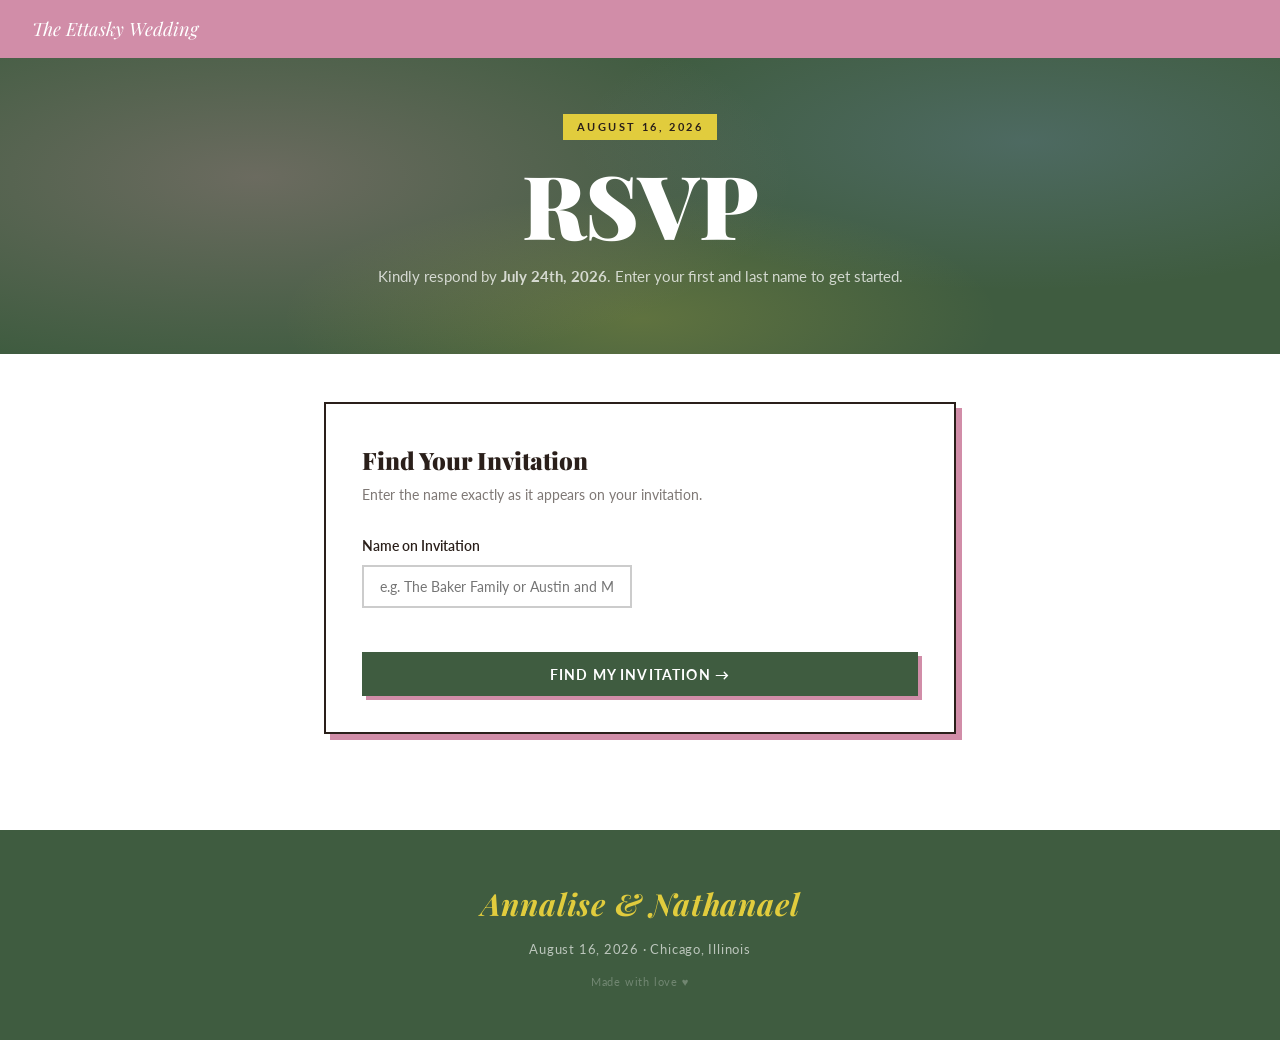
<file: rsvp.html>
<!DOCTYPE html>
<html lang="en">
<head>
<meta charset="UTF-8">
<meta name="viewport" content="width=device-width, initial-scale=1.0">
<title>RSVP · The Ettasky Wedding</title>
<link rel="preconnect" href="https://fonts.googleapis.com">
<link href="https://fonts.googleapis.com/css2?family=Playfair+Display:ital,wght@0,700;0,900;1,700;1,900&family=Lora:ital,wght@0,400;0,600;1,400&family=Lato:wght@400;600;700&display=swap" rel="stylesheet">
<link rel="stylesheet" href="wedding.css">
<link rel="stylesheet" href="rsvp.css">
</head>
<body>

<!-- NAV -->
<nav>
  <a href="index.html" class="nav-logo">The Ettasky Wedding</a>
  <button class="hamburger" id="hamburger" aria-label="Menu">
    <span></span><span></span><span></span>
  </button>
</nav>

<div class="mobile-menu" id="mobileMenu">
  <a href="index.html" onclick="closeMenu()">Home</a>
  <a href="index.html#wedding" onclick="closeMenu()">Wedding</a>
  <a href="index.html#events" onclick="closeMenu()">Events</a>
  <a href="index.html#hotel" onclick="closeMenu()">Hotel</a>
  <a href="index.html#transportation" onclick="closeMenu()">Transportation</a>
  <a href="index.html#registry" onclick="closeMenu()">Registry</a>
  <a href="index.html#faq" onclick="closeMenu()">FAQ</a>
  <a href="rsvp.html" style="color:var(--yellow);">RSVP</a>
</div>

<!-- PAGE HEADER -->
<div class="rsvp-page-header">
  <div class="rsvp-page-header-inner">
    <span class="section-eyebrow ey-yellow">August 16, 2026</span>
    <h1 class="rsvp-page-title">RSVP</h1>
    <p class="rsvp-page-sub">Kindly respond by <strong>July 24th, 2026</strong>. Enter your first and last name to get started.</p>
  </div>
</div>

<!-- RSVP BODY -->
<div class="rsvp-page-body">

  <!-- STEP 1: NAME LOOKUP -->
    <div class="rsvp-card" id="step-lookup">
      <h2 class="rsvp-card-title">Find Your Invitation</h2>
      <p class="rsvp-card-sub">Enter the name exactly as it appears on your invitation.</p>

      
    <div class="name-fields">
      <div class="field-group" style="width:100%; position:relative;">
        <label for="household-name">Name on Invitation</label>
        <input
          type="text"
          id="household-name"
          placeholder="e.g. The Baker Family or Austin and Mia"
          autocomplete="off"
        />
        <div id="name-suggestions" class="name-suggestions" style="display:none;"></div>
      </div>
    </div>

      <div class="lookup-error" id="lookup-error"></div>

      <button class="btn-find" onclick="lookupGuest()">
        Find My Invitation →
      </button>
    </div>

  <!-- STEP 2: RSVP FORM -->
  <div class="rsvp-card" id="step-form" style="display:none;">

    <div class="rsvp-greeting-bar" id="greeting-bar"></div>

    <form id="rsvp-form" onsubmit="submitForm(event)" novalidate>

      <!-- ── ATTENDING? ── -->
      <div class="form-section">
        <div class="form-section-header fsh-pink">
          <h3>Will you be able to attend? 💌</h3>
        </div>
        <div class="form-section-body">
          <div class="field-group" style="margin-bottom:0;">
            <div class="radio-group">
              <label class="radio-option">
                <input type="radio" name="attending" value="Yes" required onchange="handleAttending('Yes')" />
                <span>Yes, we'll be there!</span>
              </label>
              <label class="radio-option">
                <input type="radio" name="attending" value="No" onchange="handleAttending('No')" />
                <span>Unfortunately, we can't make it</span>
              </label>
            </div>
            <!-- Shown if No -->
            <div class="decline-message" id="decline-message">
              We are so sorry to hear that — you will be dearly missed and we will be thinking of you. If you feel like it, you're always welcome to celebrate with us through our <a href="#" target="_blank">registry</a>. 💕
            </div>
          </div>
        </div>
      </div>

      <!-- ── REST OF FORM (shown if Yes) ── -->
      <div id="yes-section" style="display:none;">

        <!-- Party size -->
        <div class="form-section">
          <div class="form-section-header fsh-forest">
            <h3>Party Size</h3>
            <span class="form-section-meta">Including yourself</span>
          </div>
          <div class="form-section-body">
            <div class="seats-banner" id="seats-banner"></div>
            <div class="field-group" style="margin-bottom:0;">
              <label for="party-size">How many seats will you be reserving for the wedding weekend?</label>
              <select id="party-size" onchange="updateGuestRows(this.value)">
                <!-- populated by JS -->
              </select>
            </div>
          </div>
        </div>

        <!-- Guest names + meal choices -->
        <div class="form-section" id="guest-section">
          <div class="form-section-header fsh-blue">
            <h3>Guest Details</h3>
            <span class="form-section-meta">Name and dinner choice for each person</span>
          </div>
          <div class="form-section-body">
            <div id="guest-rows-container"></div>
          </div>
        </div>

        <!-- Dogs game -->
        <div class="form-section">
          <div class="form-section-header fsh-green">
            <h3>Chicago Dogs Game ⚾</h3>
            <span class="form-section-meta">Saturday · August 15 · 6:00 PM</span>
          </div>
          <div class="form-section-body">
            <div class="info-blurb">
              Star Wars Night with fireworks! We have a <strong>limited number of tickets — first come, first served.</strong> Tickets are on us; food and drinks at the game are on you.
            </div>
            <div class="field-group" style="margin-bottom:0;">
              <label>Will your entire party be joining for the Dogs Game?</label>
              <div class="radio-group">
                <label class="radio-option">
                  <input type="radio" name="dogs-attending" value="Yes" />
                  <span>⚾ Yes, the whole crew is in!</span>
                </label>
                <label class="radio-option">
                  <input type="radio" name="dogs-attending" value="Partial" />
                  <span>Some of us will be there</span>
                </label>
                <label class="radio-option">
                  <input type="radio" name="dogs-attending" value="No" />
                  <span>We'll sit this one out</span>
                </label>
              </div>
              <div class="field-group" id="dogs-count-group" style="display:none; margin-top:1rem;">
                <label for="dogs-count">How many people from your party will attend the Dogs Game?</label>
                <select id="dogs-count"></select>
              </div>
            </div>
          </div>
        </div>

        <!-- Dietary restrictions -->
        <div class="form-section">
          <div class="form-section-header fsh-yellow">
            <h3>Dietary Restrictions</h3>
          </div>
          <div class="form-section-body">
            <div class="field-group" style="margin-bottom:0;">
              <label for="dietary">Any dietary restrictions we should know about? <span class="optional">(optional)</span></label>
              <input type="text" id="dietary" placeholder="e.g. severe nut allergy — leave blank if none" />
              <p class="field-hint">Exact menu preparation will vary. Please note severe restrictions only.</p>
            </div>
          </div>
        </div>

        <!-- Bonus + notes -->
        <div class="form-section">
          <div class="form-section-header fsh-pink">
            <h3>A Little Extra ✨</h3>
          </div>
          <div class="form-section-body">
            <div class="field-group">
              <label for="love-song">🎵 Bonus question: What is your favorite love song?</label>
              <input type="text" id="love-song" placeholder="Don't hold back..." />
            </div>
            <div class="field-group" style="margin-bottom:0;">
              <label for="notes">Any other questions, comments, or well wishes? <span class="optional">(optional)</span></label>
              <textarea id="notes" rows="3" placeholder="We'd love to hear from you!"></textarea>
            </div>
          </div>
        </div>

        <div class="submit-row">
          <button type="submit" class="btn-submit" id="btn-submit">Submit RSVP 💌</button>
          <p class="submit-hint">Please RSVP by July 24th, 2026</p>
        </div>

      </div><!-- /yes-section -->

      <!-- Decline submit (shown if No) -->
      <div id="decline-submit" style="display:none; text-align:center; margin-top:1rem;">
        <button type="submit" class="btn-submit">Submit</button>
      </div>

    </form>
  </div>

  <!-- STEP 3: CONFIRMATION -->
  <div class="rsvp-card rsvp-confirmation" id="step-confirmation" style="display:none;">
    <div class="conf-icon">🎉</div>
    <h2 id="conf-title">You're all set!</h2>
    <p id="conf-message">Thanks for RSVPing — we can't wait to celebrate with you. See you in August!</p>
    <a href="index.html" class="btn-back">← Back to the wedding site</a>
  </div>

</div>

<footer>
  <div class="footer-names">Annalise &amp; Nathanael</div>
  <p>August 16, 2026 · Chicago, Illinois</p>
  <p style="margin-top:0.75rem; font-size:0.7rem; opacity:0.4;">Made with love ♥</p>
</footer>

<script src="guests.js"></script>
<script src="rsvp.js"></script>
</body>
</html>
</file>
<file: wedding.css>
/* ── VARIABLES ── */
:root {
  --paper: #ffffff;
  --ink: #2a1f1a;
  --pink:     #d18da8;
  --sky:      #deeaf6;
  --yellow:   #e1cc3d;
  --green:    #7a9141;
  --blue:     #7893c5;
  --red:      #af2635;
  --forest:   #3f5c40;
}

* { margin: 0; padding: 0; box-sizing: border-box; }
html { scroll-behavior: smooth; }

body {
  background: var(--paper);
  color: var(--ink);
  font-family: 'Lora', serif;
  font-weight: 400;
  line-height: 1.7;
  overflow-x: hidden;
}

/* ── NAV ── */
nav {
  position: fixed;
  top: 0; left: 0; right: 0;
  z-index: 100;
  background: var(--pink);
  display: flex;
  align-items: center;
  justify-content: space-between;
  padding: 0 2rem;
  height: 58px;
}

.nav-logo {
  font-family: 'Playfair Display', serif;
  font-style: italic;
  font-size: 1.15rem;
  color: #fff;
  text-decoration: none;
}

.nav-links {
  display: flex;
  gap: 1.75rem;
  list-style: none;
}

.nav-links a {
  text-decoration: none;
  color: rgba(255,255,255,0.9);
  font-family: 'Lato', sans-serif;
  font-size: 0.72rem;
  letter-spacing: 0.1em;
  text-transform: uppercase;
  font-weight: 600;
  transition: color 0.2s;
}
.nav-links a:hover { color: var(--forest); }

.hamburger {
  display: none;
  flex-direction: column;
  gap: 5px;
  cursor: pointer;
  padding: 4px;
  background: none;
  border: none;
}
.hamburger span {
  display: block;
  width: 24px;
  height: 2px;
  background: #fff;
  transition: transform 0.3s, opacity 0.3s;
}
.hamburger.open span:nth-child(1) { transform: translateY(7px) rotate(45deg); }
.hamburger.open span:nth-child(2) { opacity: 0; }
.hamburger.open span:nth-child(3) { transform: translateY(-7px) rotate(-45deg); }

.mobile-menu {
  display: none;
  position: fixed;
  top: 58px; left: 0; right: 0;
  background: var(--pink);
  z-index: 99;
  padding: 1rem 2rem 1.5rem;
  flex-direction: column;
}
.mobile-menu.open { display: flex; }
.mobile-menu a {
  text-decoration: none;
  color: rgba(255,255,255,0.85);
  font-family: 'Lato', sans-serif;
  font-size: 0.82rem;
  letter-spacing: 0.1em;
  text-transform: uppercase;
  font-weight: 600;
  padding: 0.85rem 0;
  border-bottom: 1px solid rgba(255,255,255,0.12);
  transition: color 0.2s;
}
.mobile-menu a:hover { color: var(--yellow); }
.mobile-menu a:last-child { border-bottom: none; }

@media (max-width: 700px) {
  .nav-links { display: none; }
  .hamburger { display: flex; }
}

/* ── HERO ── */
.hero {
  min-height: 100vh;
  display: flex;
  flex-direction: column;
  align-items: center;
  justify-content: center;
  text-align: center;
  padding: 7rem 2rem 5rem;
  position: relative;
  background: var(--forest);
  overflow: hidden;
}

.hero::before {
  content: '';
  position: absolute;
  inset: 0;
  background:
    radial-gradient(ellipse 55% 45% at 10% 15%, rgba(209,141,168,0.4) 0%, transparent 65%),
    radial-gradient(ellipse 45% 50% at 90% 20%, rgba(120,147,197,0.35) 0%, transparent 65%),
    radial-gradient(ellipse 50% 40% at 80% 85%, rgba(225,204,61,0.3) 0%, transparent 65%),
    radial-gradient(ellipse 40% 35% at 15% 80%, rgba(222,234,246,0.2) 0%, transparent 65%);
  pointer-events: none;
}

.hero-names {
  font-family: 'Playfair Display', serif;
  font-size: clamp(3.8rem, 11vw, 8rem);
  font-weight: 900;
  line-height: 1;
  color: #fff;
  position: relative;
  animation: fadeUp 0.9s ease both;
}

.hero-ampersand {
  font-style: italic;
  display: block;
  color: var(--yellow);
  font-size: 0.75em;
  line-height: 1.1;
}

.hero-sub {
  position: relative;
  margin-top: 1.25rem;
  display: inline-block;
  background: var(--pink);
  color: #fff;
  font-family: 'Lato', sans-serif;
  font-weight: 700;
  font-size: 0.78rem;
  letter-spacing: 0.2em;
  text-transform: uppercase;
  padding: 0.4rem 1.25rem;
  animation: fadeUp 0.9s 0.15s ease both;
}

.hero-date {
  position: relative;
  margin-top: 1.5rem;
  font-family: 'Playfair Display', serif;
  font-size: clamp(1.1rem, 3vw, 1.6rem);
  font-style: italic;
  color: rgba(255,255,255,0.9);
  animation: fadeUp 0.9s 0.25s ease both;
}

.hero-tagline {
  position: relative;
  margin-top: 2rem;
  font-family: 'Playfair Display', serif;
  font-size: clamp(1.1rem, 2.5vw, 1.4rem);
  font-style: italic;
  color: var(--yellow);
  animation: fadeUp 0.9s 0.35s ease both;
}

.hero-blurb {
  position: relative;
  max-width: 520px;
  margin-top: 0.75rem;
  font-size: 0.95rem;
  color: rgba(255,255,255,0.7);
  font-family: 'Lato', sans-serif;
  animation: fadeUp 0.9s 0.45s ease both;
}

.hero-story {
  position: relative;
  margin-top: 2rem;
  max-width: 540px;
  font-family: 'Playfair Display', serif;
  font-style: italic;
  font-size: 1rem;
  color: rgba(255,255,255,0.8);
  line-height: 1.85;
  animation: fadeUp 0.9s 0.55s ease both;
}

/* ── HERO TWO-COLUMN ── */
.hero-inner {
  display: flex;
  align-items: center;
  justify-content: center;
  gap: 4rem;
  width: 100%;
  max-width: 1100px;
  margin: 0 auto;
  position: relative;
  z-index: 1;
}

.hero-text {
  flex: 1;
  min-width: 0;
  text-align: left;
}

/* keep existing hero text styles but override text-align */
.hero-names    { animation: fadeUp 0.9s ease both; }
.hero-sub      { animation: fadeUp 0.9s 0.15s ease both; }
.hero-date     { animation: fadeUp 0.9s 0.25s ease both; }
.hero-tagline  { animation: fadeUp 0.9s 0.35s ease both; }
.hero-blurb    { animation: fadeUp 0.9s 0.45s ease both; }
.hero-story    { animation: fadeUp 0.9s 0.55s ease both; }

/* ── BUBBLE SLIDESHOW ── */
.hero-bubble-wrap {
  flex-shrink: 0;
  display: flex;
  flex-direction: column;
  align-items: center;
  gap: 1rem;
  animation: fadeUp 0.9s 0.4s ease both;
}

.hero-bubble {
  width: 460px;
  height: 460px;
  border-radius: 50%;
  overflow: hidden;
  border: 5px solid var(--pink);
  box-shadow:
    0 0 0 8px rgba(209,141,168,0.25),
    0 0 0 16px rgba(209,141,168,0.1),
    8px 8px 0 var(--yellow);
  position: relative;
  flex-shrink: 0;
}

.bubble-slide {
  position: absolute;
  inset: 0;
  width: 100%;
  height: 100%;
  object-fit: cover;
  opacity: 0;
  transition: opacity 0.8s ease;
}

.bubble-slide.active { opacity: 1; }

/* Dot indicators */
.bubble-dots {
  display: flex;
  gap: 0.45rem;
  justify-content: center;
}

.bubble-dot {
  width: 8px;
  height: 8px;
  border-radius: 50%;
  background: rgba(255,255,255,0.3);
  cursor: pointer;
  transition: background 0.3s, transform 0.3s;
  border: none;
  padding: 0;
}

.bubble-dot.active {
  background: var(--yellow);
  transform: scale(1.25);
}

/* ── RESPONSIVE HERO ── */
@media (max-width: 820px) {
  .hero-inner {
    flex-direction: column-reverse;
    text-align: center;
    gap: 2.5rem;
  }
  .hero-text { text-align: center; }
  .hero-bubble {
    width: 340px;
    height: 340px;
  }
}

@media (max-width: 480px) {
  .hero-bubble {
    width: 280px;
    height: 280px;
  }
}

@keyframes fadeUp {
  from { opacity: 0; transform: translateY(24px); }
  to { opacity: 1; transform: translateY(0); }
}

/* ── SECTION WRAPPERS ── */
section {
  padding: 5rem 2rem;
  max-width: 880px;
  margin: 0 auto;
}

.alt-bg {
  max-width: 100%;
  padding: 5rem 2rem;
}
.alt-bg > .inner { max-width: 880px; margin: 0 auto; }

.bg-sky    { background: #eef5fb; }
.bg-cream  { background: #fdf9ec; }
.bg-blush  { background: #fdf0f4; }
.bg-mist   { background: #f4f7ee; }
.bg-lavender { background: #f2f0fb; }

/* ── SECTION HEADERS ── */
.section-eyebrow {
  display: inline-block;
  font-family: 'Lato', sans-serif;
  font-size: 0.68rem;
  font-weight: 700;
  letter-spacing: 0.22em;
  text-transform: uppercase;
  padding: 0.25rem 0.85rem;
  margin-bottom: 0.75rem;
  color: #fff;
}
.ey-pink   { background: var(--pink); }
.ey-blue   { background: var(--blue); }
.ey-green  { background: var(--green); }
.ey-forest { background: var(--forest); }
.ey-red    { background: var(--red); }
.ey-yellow { background: var(--yellow); color: var(--ink); }

.section-title {
  font-family: 'Playfair Display', serif;
  font-size: clamp(2rem, 5vw, 3.2rem);
  font-weight: 900;
  color: var(--ink);
  line-height: 1.1;
  margin-bottom: 0.4rem;
}
.section-title em { font-style: italic; color: var(--pink); }

.divider {
  width: 3rem;
  height: 4px;
  margin: 1rem 0 2rem;
}
.div-pink   { background: var(--pink); }
.div-blue   { background: var(--blue); }
.div-green  { background: var(--green); }
.div-forest { background: var(--forest); }
.div-yellow { background: var(--yellow); }
.div-red    { background: var(--red); }

/* ── WEDDING DETAIL RECTANGLES ── */
.details-grid {
  display: grid;
  grid-template-columns: repeat(3, 1fr);
  gap: 1.25rem;
  margin-top: 1.5rem;
}

@media (max-width: 640px) {
  .details-grid { grid-template-columns: 1fr; }
}

.detail-rect {
  padding: 1.75rem 1.5rem;
  text-align: center;
  display: flex;
  flex-direction: column;
  align-items: center;
  justify-content: center;
  gap: 0.35rem;
}

.dr-pink   { background: var(--pink);   color: #fff; }
.dr-blue   { background: var(--blue);   color: #fff; }
.dr-forest { background: var(--forest); color: #fff; }
.dr-yellow { background: var(--yellow); color: var(--ink); }
.dr-green  { background: var(--green);  color: #fff; }
.dr-sky    { background: var(--sky);    color: var(--ink); }

.dr-icon {
  font-size: 1.5rem;
  margin-bottom: 0.25rem;
}
.dr-label {
  font-family: 'Lato', sans-serif;
  font-size: 0.6rem;
  font-weight: 700;
  letter-spacing: 0.2em;
  text-transform: uppercase;
  opacity: 0.75;
}
.dr-value {
  font-family: 'Playfair Display', serif;
  font-size: 1.1rem;
  font-weight: 700;
  line-height: 1.25;
}
.dr-sub {
  font-family: 'Lato', sans-serif;
  font-size: 0.78rem;
  opacity: 0.85;
  line-height: 1.4;
}
.dr-sub a { color: inherit; text-decoration: underline; }

/* ── RSVP BUTTON ── */
.rsvp-cta {
  margin-top: 2.5rem;
  text-align: center;
}

.btn-rsvp {
  display: inline-block;
  background: var(--red);
  color: #fff;
  font-family: 'Lato', sans-serif;
  font-weight: 700;
  font-size: 0.95rem;
  letter-spacing: 0.1em;
  text-transform: uppercase;
  padding: 1rem 2.5rem;
  text-decoration: none;
  cursor: pointer;
  border: none;
  box-shadow: 4px 4px 0 var(--forest);
  transition: background 0.2s, box-shadow 0.15s;
}
.btn-rsvp:hover {
  background: var(--forest);
  box-shadow: 4px 4px 0 var(--red);
}

/* ── EVENT CARDS ── */
.event-card {
  padding: 1.75rem 2rem;
  margin-bottom: 1.25rem;
  position: relative;
  border-left: 5px solid var(--blue);
  background: #fff;
  box-shadow: 4px 4px 0 var(--blue);
}
.ev-pink   { border-color: var(--pink);   box-shadow: 4px 4px 0 var(--pink); }
.ev-blue   { border-color: var(--blue);   box-shadow: 4px 4px 0 var(--blue); }
.ev-green  { border-color: var(--green);  box-shadow: 4px 4px 0 var(--green); }
.ev-forest { border-color: var(--forest); box-shadow: 4px 4px 0 var(--forest); }
.ev-yellow { border-color: var(--yellow); box-shadow: 4px 4px 0 var(--yellow); background: #fdf9ec; }
.ev-red    { border-color: var(--red);    box-shadow: 4px 4px 0 var(--red); }

.event-tag {
  font-family: 'Lato', sans-serif;
  font-size: 0.62rem;
  font-weight: 700;
  letter-spacing: 0.18em;
  text-transform: uppercase;
  color: var(--blue);
  margin-bottom: 0.3rem;
}
.ev-pink .event-tag   { color: var(--pink); }
.ev-green .event-tag  { color: var(--green); }
.ev-forest .event-tag { color: var(--forest); }
.ev-yellow .event-tag { color: #7a6b00; }
.ev-red .event-tag    { color: var(--red); }

.event-title {
  font-family: 'Playfair Display', serif;
  font-size: 1.35rem;
  font-weight: 700;
  color: var(--ink);
  margin-bottom: 0.4rem;
}

.event-detail {
  font-family: 'Lato', sans-serif;
  font-size: 0.88rem;
  color: var(--ink);
  opacity: 0.75;
  line-height: 1.75;
}

.event-note {
  margin-top: 0.85rem;
  padding: 0.7rem 1rem;
  background: #fdf6d3;
  border-left: 3px solid var(--yellow);
  font-family: 'Lato', sans-serif;
  font-size: 0.83rem;
  color: var(--ink);
  font-weight: 600;
}

/* ── DAY HEADERS ── */
.day-block { margin-bottom: 2.5rem; }

.day-header {
  display: flex;
  align-items: center;
  gap: 1rem;
  margin-bottom: 1.25rem;
}

.day-label {
  font-family: 'Playfair Display', serif;
  font-size: 1.4rem;
  font-weight: 900;
  color: var(--ink);
  white-space: nowrap;
}

.day-header::after {
  content: '';
  display: block;
  flex: 1;
  height: 3px;
}
.day-friday::after   { background: var(--blue); }
.day-saturday::after { background: var(--green); }
.day-sunday::after   { background: var(--yellow); }

/* ── HOTEL ── */
.hotel-card {
  background: #fff;
  border: 2px solid var(--ink);
  box-shadow: 6px 6px 0 var(--forest);
  padding: 2.25rem;
  margin-bottom: 2rem;
  position: relative;
}

.hotel-badge {
  position: absolute;
  top: -1px; right: 1.5rem;
  background: var(--pink);
  color: #fff;
  font-family: 'Lato', sans-serif;
  font-size: 0.62rem;
  font-weight: 700;
  letter-spacing: 0.12em;
  text-transform: uppercase;
  padding: 0.3rem 0.85rem;
}

.hotel-name {
  font-family: 'Playfair Display', serif;
  font-size: 1.5rem;
  font-weight: 900;
  color: var(--ink);
  margin-bottom: 0.35rem;
}

.hotel-info {
  font-family: 'Lato', sans-serif;
  font-size: 0.88rem;
  opacity: 0.8;
  line-height: 1.8;
  margin-bottom: 0.5rem;
}

/* ── TRANSPORT LIST ── */
.transport-list {
  padding: 1.25rem 1.75rem;
  border-left: 4px solid var(--green);
  background: #f4f7ee;
  margin-top: 0;
}

.transport-list p {
  font-family: 'Lato', sans-serif;
  font-size: 0.88rem;
  padding: 0.4rem 0;
  color: var(--ink);
  opacity: 0.85;
}

.transport-list p::before {
  content: '→ ';
  color: var(--green);
  font-weight: 700;
}

/* ── BUTTONS ── */
.btn {
  display: inline-block;
  padding: 0.7rem 1.6rem;
  background: var(--forest);
  color: #fff;
  text-decoration: none;
  font-family: 'Lato', sans-serif;
  font-size: 0.78rem;
  font-weight: 700;
  letter-spacing: 0.1em;
  text-transform: uppercase;
  transition: background 0.2s, box-shadow 0.15s;
  box-shadow: 3px 3px 0 var(--pink);
  border: none;
  cursor: pointer;
}
.btn:hover {
  background: var(--pink);
  box-shadow: 3px 3px 0 var(--forest);
}

/* ── REGISTRY ── */
.registry-box {
  text-align: center;
  padding: 3.5rem 2rem;
  border: 2px solid var(--ink);
  box-shadow: 7px 7px 0 var(--pink);
  background: #fff;
}

.registry-box p {
  font-family: 'Playfair Display', serif;
  font-style: italic;
  font-size: 1.15rem;
  color: var(--ink);
  margin-bottom: 1.5rem;
  line-height: 1.6;
}

/* ── FAQ ── */
.faq-list { margin-top: 1rem; }

.faq-item {
  border-bottom: 2px solid rgba(42,31,26,0.15);
}

.faq-question {
  width: 100%;
  background: none;
  border: none;
  text-align: left;
  padding: 1.1rem 0;
  font-family: 'Lato', sans-serif;
  font-size: 0.95rem;
  font-weight: 600;
  color: var(--ink);
  cursor: pointer;
  display: flex;
  justify-content: space-between;
  align-items: center;
  gap: 1rem;
  transition: color 0.2s;
}
.faq-question:hover { color: var(--pink); }

.faq-chevron {
  flex-shrink: 0;
  width: 18px; height: 18px;
  color: var(--pink);
  transition: transform 0.3s ease;
}
.faq-item.open .faq-chevron { transform: rotate(180deg); }

.faq-answer {
  max-height: 0;
  overflow: hidden;
  transition: max-height 0.4s ease, padding 0.3s;
  font-family: 'Lato', sans-serif;
  font-size: 0.9rem;
  color: var(--ink);
  opacity: 0.8;
  line-height: 1.75;
}
.faq-item.open .faq-answer {
  max-height: 300px;
  padding-bottom: 1.1rem;
}

/* ── FOOTER ── */
footer {
  background: var(--forest);
  color: rgba(255,255,255,0.65);
  text-align: center;
  padding: 3rem 2rem;
  font-family: 'Lato', sans-serif;
  font-size: 0.82rem;
  letter-spacing: 0.06em;
}

footer .footer-names {
  font-family: 'Playfair Display', serif;
  font-size: 1.9rem;
  font-style: italic;
  font-weight: 700;
  color: var(--yellow);
  margin-bottom: 0.5rem;
}

/* ── RESPONSIVE ── */
@media (max-width: 600px) {
  section, .alt-bg { padding: 3.5rem 1.25rem; }
  .hotel-card { padding: 1.5rem 1.25rem; }
  .event-card { padding: 1.25rem 1.25rem; }
  .transport-list { padding: 1rem 1.25rem; }
}
</file>
<file: rsvp.css>
/* ── RSVP PAGE ── */

.rsvp-page-header {
  background: var(--forest);
  padding: 7rem 2rem 4rem;
  text-align: center;
  position: relative;
  overflow: hidden;
}

.rsvp-page-header::before {
  content: '';
  position: absolute;
  inset: 0;
  background:
    radial-gradient(ellipse 60% 80% at 20% 50%, rgba(209,141,168,0.3) 0%, transparent 70%),
    radial-gradient(ellipse 50% 60% at 80% 40%, rgba(120,147,197,0.25) 0%, transparent 70%),
    radial-gradient(ellipse 40% 50% at 50% 90%, rgba(225,204,61,0.2) 0%, transparent 70%);
  pointer-events: none;
}

.rsvp-page-header-inner {
  position: relative;
  max-width: 600px;
  margin: 0 auto;
}

.rsvp-page-title {
  font-family: 'Playfair Display', serif;
  font-size: clamp(3rem, 8vw, 5.5rem);
  font-weight: 900;
  color: #fff;
  line-height: 1;
  margin: 0.5rem 0 1rem;
}

.rsvp-page-sub {
  font-family: 'Lato', sans-serif;
  font-size: 0.92rem;
  color: rgba(255,255,255,0.75);
  line-height: 1.7;
}

/* ── BODY ── */
.rsvp-page-body {
  max-width: 680px;
  margin: 0 auto;
  padding: 3rem 1.5rem 6rem;
  display: flex;
  flex-direction: column;
  gap: 1.75rem;
}

/* ── CARDS ── */
.rsvp-card {
  background: #fff;
  border: 2px solid var(--ink);
  box-shadow: 6px 6px 0 var(--pink);
  padding: 2.25rem;
}

.rsvp-card-title {
  font-family: 'Playfair Display', serif;
  font-size: 1.5rem;
  font-weight: 900;
  margin-bottom: 0.25rem;
}

.rsvp-card-sub {
  font-family: 'Lato', sans-serif;
  font-size: 0.85rem;
  opacity: 0.6;
  margin-bottom: 1.75rem;
}

/* ── NAME FIELDS ── */
.name-fields {
  display: grid;
  grid-template-columns: 1fr 1fr;
  gap: 1rem;
  margin-bottom: 1rem;
}
@media (max-width: 480px) { .name-fields { grid-template-columns: 1fr; } }

/* ── FIELD GROUPS ── */
.field-group {
  display: flex;
  flex-direction: column;
  gap: 0.4rem;
  margin-bottom: 1.25rem;
}

.field-group label {
  font-family: 'Lato', sans-serif;
  font-size: 0.85rem;
  font-weight: 600;
  color: var(--ink);
}

.field-group input,
.field-group select,
.field-group textarea {
  padding: 0.7rem 1rem;
  border: 2px solid #ccc;
  font-family: 'Lato', sans-serif;
  font-size: 0.9rem;
  color: var(--ink);
  background: #fff;
  transition: border-color 0.2s;
  width: 100%;
}

.field-group input:focus,
.field-group select:focus,
.field-group textarea:focus {
  outline: none;
  border-color: var(--blue);
}

.field-group textarea { resize: vertical; }

.optional {
  font-weight: 400;
  opacity: 0.5;
  font-size: 0.78rem;
}

.field-hint {
  font-family: 'Lato', sans-serif;
  font-size: 0.73rem;
  opacity: 0.5;
  margin-top: 0.15rem;
}

/* ── LOOKUP BUTTON ── */
.btn-find {
  width: 100%;
  padding: 0.85rem;
  background: var(--forest);
  color: #fff;
  font-family: 'Lato', sans-serif;
  font-weight: 700;
  font-size: 0.9rem;
  letter-spacing: 0.08em;
  text-transform: uppercase;
  border: none;
  cursor: pointer;
  box-shadow: 4px 4px 0 var(--pink);
  transition: background 0.2s;
  margin-top: 0.5rem;
}
.btn-find:hover { background: var(--pink); box-shadow: 4px 4px 0 var(--forest); }

/* ── ERROR ── */
.lookup-error {
  display: none;
  padding: 0.75rem 1rem;
  background: #fff0f0;
  border-left: 3px solid var(--red);
  font-family: 'Lato', sans-serif;
  font-size: 0.85rem;
  color: var(--red);
  margin-bottom: 0.75rem;
}

/* ── GREETING BAR ── */
.rsvp-greeting-bar {
  background: var(--forest);
  color: #fff;
  padding: 1rem 1.5rem;
  font-family: 'Playfair Display', serif;
  font-size: 1.05rem;
  font-style: italic;
  line-height: 1.5;
  margin: -2.25rem -2.25rem 2rem;
}

/* ── FORM SECTIONS ── */
.form-section {
  border: 2px solid var(--ink);
  margin-bottom: 1.5rem;
  overflow: hidden;
}

.form-section-header {
  padding: 0.85rem 1.25rem;
}

.fsh-forest  { background: var(--forest); color: #fff; }
.fsh-yellow  { background: var(--yellow); color: var(--ink); }
.fsh-blue    { background: var(--blue);   color: #fff; }
.fsh-pink    { background: var(--pink);   color: #fff; }
.fsh-green   { background: var(--green);  color: #fff; }

.form-section-header h3 {
  font-family: 'Playfair Display', serif;
  font-size: 1.1rem;
  font-weight: 700;
}

.form-section-meta {
  font-family: 'Lato', sans-serif;
  font-size: 0.75rem;
  opacity: 0.85;
  display: block;
  margin-top: 0.1rem;
}

.form-section-body {
  padding: 1.5rem 1.25rem;
  background: #fafafa;
}

.info-blurb {
  font-family: 'Lato', sans-serif;
  font-size: 0.87rem;
  opacity: 0.75;
  line-height: 1.7;
  margin-bottom: 1.25rem;
  padding-bottom: 1.25rem;
  border-bottom: 1px solid #e5e5e5;
}

/* ── RADIO OPTIONS ── */
.radio-group {
  display: flex;
  flex-direction: column;
  gap: 0.6rem;
}

.radio-option {
  display: flex;
  align-items: center;
  gap: 0.65rem;
  cursor: pointer;
  padding: 0.65rem 1rem;
  border: 2px solid #ddd;
  background: #fff;
  font-family: 'Lato', sans-serif;
  font-size: 0.9rem;
  font-weight: 600;
  transition: border-color 0.15s, background 0.15s;
}
.radio-option:hover { border-color: var(--blue); }
.radio-option input[type="radio"] {
  width: 16px; height: 16px;
  accent-color: var(--forest);
  flex-shrink: 0;
  padding: 0; border: none;
}
.radio-option:has(input:checked) {
  border-color: var(--forest);
  background: #f4f7ee;
}

/* ── DECLINE MESSAGE ── */
.decline-message {
  display: none;
  background: #fff8f0;
  border-left: 4px solid var(--pink);
  padding: 1rem 1.25rem;
  margin-top: 1rem;
  font-family: 'Lora', serif;
  font-style: italic;
  font-size: 0.92rem;
  line-height: 1.7;
  color: var(--ink);
}
.decline-message a { color: var(--pink); }

/* ── SEATS BANNER ── */
.seats-banner {
  background: #f4f7ee;
  border-left: 4px solid var(--green);
  padding: 0.75rem 1rem;
  font-family: 'Lato', sans-serif;
  font-size: 0.88rem;
  font-weight: 600;
  color: var(--forest);
  margin-bottom: 1.25rem;
}

/* ── GUEST ROWS ── */
.guest-row {
  background: #fff;
  border: 1px solid #ddd;
  padding: 1rem 1.1rem;
  margin-bottom: 0.75rem;
}

.guest-row-label {
  font-family: 'Lato', sans-serif;
  font-size: 0.7rem;
  font-weight: 700;
  letter-spacing: 0.12em;
  text-transform: uppercase;
  color: var(--forest);
  margin-bottom: 0.75rem;
}

.guest-row-fields {
  display: grid;
  grid-template-columns: 1fr 1fr;
  gap: 0.65rem;
}

.guest-row-fields input,
.guest-row-fields select {
  padding: 0.55rem 0.75rem;
  border: 1.5px solid #ccc;
  font-family: 'Lato', sans-serif;
  font-size: 0.85rem;
  width: 100%;
  background: #fff;
}
.guest-row-fields input:focus,
.guest-row-fields select:focus { outline: none; border-color: var(--blue); }

@media (max-width: 480px) { .guest-row-fields { grid-template-columns: 1fr; } }

/* ── SUBMIT ── */
.submit-row {
  text-align: center;
  padding-top: 0.5rem;
}

.btn-submit {
  padding: 1rem 3rem;
  background: var(--red);
  color: #fff;
  font-family: 'Lato', sans-serif;
  font-weight: 700;
  font-size: 0.95rem;
  letter-spacing: 0.08em;
  text-transform: uppercase;
  border: none;
  cursor: pointer;
  box-shadow: 5px 5px 0 var(--forest);
  transition: background 0.2s;
}
.btn-submit:hover { background: var(--forest); box-shadow: 5px 5px 0 var(--red); }
.btn-submit:disabled { opacity: 0.6; cursor: not-allowed; }

.submit-hint {
  font-family: 'Lato', sans-serif;
  font-size: 0.78rem;
  opacity: 0.45;
  margin-top: 0.75rem;
}

/* ── CONFIRMATION ── */
.rsvp-confirmation {
  text-align: center;
  padding: 3.5rem 2rem;
  box-shadow: 6px 6px 0 var(--yellow);
}

.conf-icon { font-size: 3.5rem; margin-bottom: 1rem; }

.rsvp-confirmation h2 {
  font-family: 'Playfair Display', serif;
  font-size: 2rem;
  font-weight: 900;
  color: var(--forest);
  margin-bottom: 0.75rem;
}

.rsvp-confirmation p {
  font-family: 'Lato', sans-serif;
  font-size: 0.92rem;
  opacity: 0.7;
  line-height: 1.75;
  margin-bottom: 2rem;
}

.btn-back {
  display: inline-block;
  padding: 0.75rem 1.75rem;
  background: var(--forest);
  color: #fff;
  text-decoration: none;
  font-family: 'Lato', sans-serif;
  font-size: 0.82rem;
  font-weight: 700;
  letter-spacing: 0.08em;
  text-transform: uppercase;
  box-shadow: 3px 3px 0 var(--pink);
  transition: background 0.2s;
}
.btn-back:hover { background: var(--pink); }

.name-suggestions {
  position: absolute;
  top: calc(100% + 2px);
  left: 0; right: 0;
  background: #fff;
  border: 2px solid var(--forest);
  border-top: none;
  box-shadow: 4px 4px 0 var(--pink);
  z-index: 50;
  max-height: 220px;
  overflow-y: auto;
}

.suggestion-item {
  padding: 0.65rem 1rem;
  font-family: 'Lato', sans-serif;
  font-size: 0.88rem;
  color: var(--ink);
  cursor: pointer;
  border-bottom: 1px solid #eee;
  transition: background 0.12s;
}
.suggestion-item:last-child { border-bottom: none; }
.suggestion-item:hover,
.suggestion-item.highlighted {
  background: #f4f7ee;
  color: var(--forest);
}
.suggestion-item strong {
  color: var(--forest);
  font-weight: 700;
}


/* ── SUBMIT SPINNER ── */
@keyframes spin {
  to { transform: rotate(360deg); }
}

.btn-spinner {
  display: inline-block;
  width: 14px;
  height: 14px;
  border: 2px solid rgba(255,255,255,0.4);
  border-top-color: #fff;
  border-radius: 50%;
  animation: spin 0.7s linear infinite;
  vertical-align: middle;
  margin-right: 0.4rem;
}
</file>
